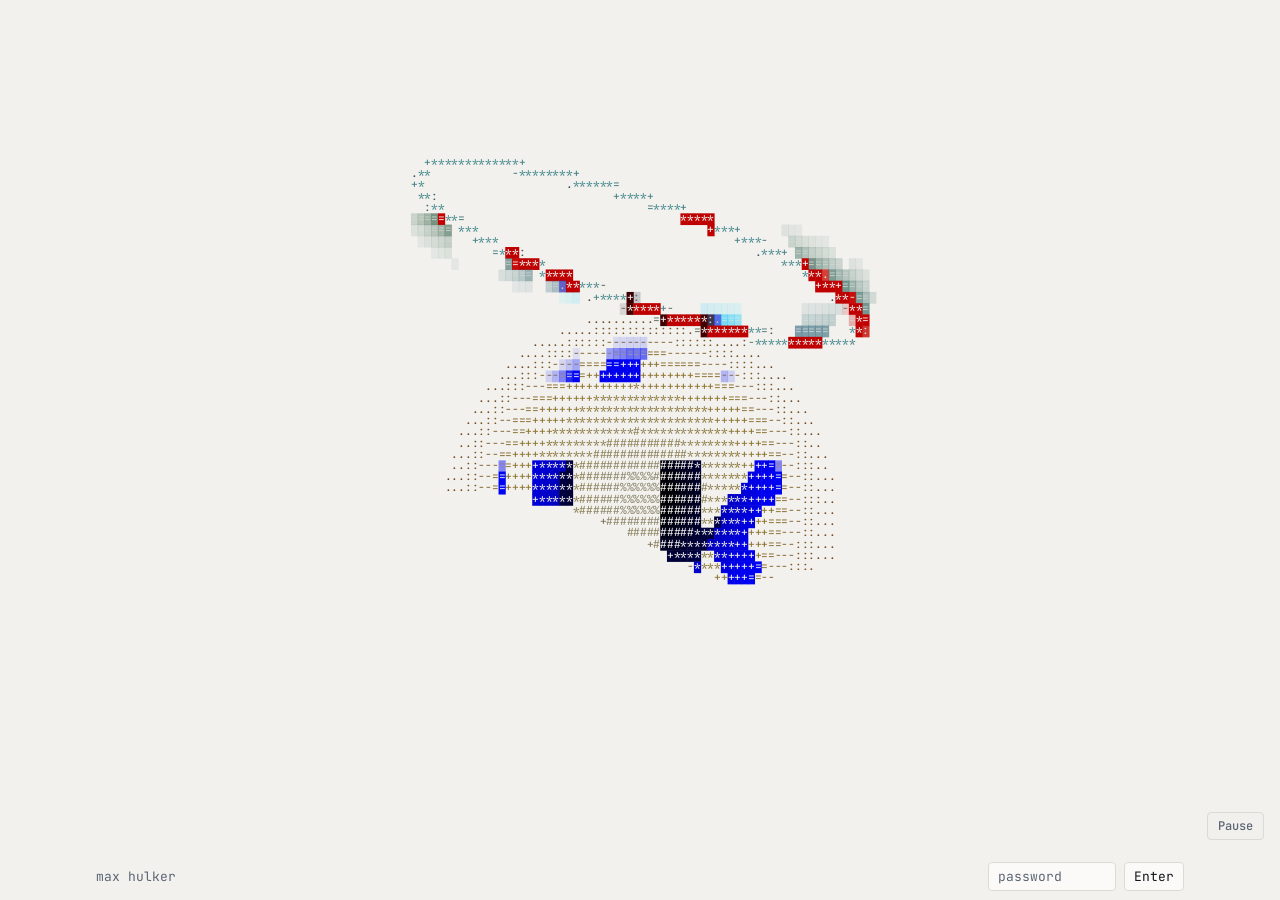
<file: index.html>
<!doctype html>
<html lang="en">
<head>
<meta charset="utf-8">
<meta name="viewport" content="width=device-width, initial-scale=1, viewport-fit=cover">
<title>Max Hulker</title>
<meta name="description" content="Max Hulker. Projects, tools and ways to get in touch.">
<meta name="theme-color" content="#f2f1ee" media="(prefers-color-scheme: light)">
<meta name="theme-color" content="#05070a" media="(prefers-color-scheme: dark)">
<link rel="preconnect" href="https://fonts.googleapis.com">
<link rel="preconnect" href="https://fonts.gstatic.com" crossorigin>
<link rel="stylesheet" href="https://fonts.googleapis.com/css2?family=JetBrains+Mono:wght@400;500;700&family=Familjen+Grotesk:wght@400;500;700&display=swap">
<link rel="stylesheet" href="assets/site.css?v=2">
<script src="assets/gate.js"></script>
</head>
<body>

<header class="banner">
  <div class="stage">
    <canvas id="banner" aria-hidden="true"></canvas>
    <button class="stage-toggle" id="bannerToggle" type="button">Pause</button>
  </div>
  <div class="topbar wrap">
    <span>max hulker</span>
    <nav aria-label="Sections">
      <a href="#work">Work</a>
      <a href="#tools">Tools</a>
      <a href="#contact">Contact</a>
    </nav>
    <form class="gate" id="gate">
      <label class="sr-only" for="gatePw">Password</label>
      <input type="password" id="gatePw" placeholder="password" autocomplete="current-password" required>
      <button type="submit">Enter</button>
      <span class="gate-err sr-only" role="alert"></span>
    </form>
  </div>
</header>

<main class="wrap">
  <div class="intro">
    <h1>Hi, I'm Max. <span>One line on what you do goes here.</span></h1>
    <p>A couple of sentences about you: what you work on, what you're into, and what you'd like people to get in touch about.</p>
  </div>

  <section id="work" aria-labelledby="work-h">
    <h2 id="work-h">Selected work</h2>
    <ol class="list">
      <li>
        <span class="yr">2026</span>
        <div><h3>Project one</h3><p>What it is, and what you did on it, in one sentence.</p></div>
        <a class="go" href="#">View</a>
      </li>
      <li>
        <span class="yr">2026</span>
        <div><h3>Project two</h3><p>What it is, and what you did on it, in one sentence.</p></div>
        <a class="go" href="#">View</a>
      </li>
      <li>
        <span class="yr">2025</span>
        <div><h3>Project three</h3><p>What it is, and what you did on it, in one sentence.</p></div>
        <a class="go" href="#">View</a>
      </li>
    </ol>
  </section>

  <section id="tools" aria-labelledby="tools-h">
    <h2 id="tools-h">Tools</h2>
    <a class="tool" href="glyph-reel/">
      <span class="glyph" aria-hidden="true">@%#</span>
      <h3>Glyph Reel</h3>
      <p>Turns video into live ASCII art in the browser, with text stamped into the grid and video export. The banner at the top of this page is drawn with it, live.</p>
      <span class="cta">Open Glyph Reel →</span>
    </a>
  </section>

  <section id="contact" aria-labelledby="contact-h">
    <h2 id="contact-h">Contact</h2>
    <ul class="links">
      <li><a href="#">Email</a></li>
      <li><a href="#">GitHub</a></li>
      <li><a href="#">LinkedIn</a></li>
      <li><a href="#">Instagram</a></li>
    </ul>
  </section>
</main>

<footer class="wrap">
  <span>© 2026 Max Hulker</span>
  <span>Banner rendered live with <a href="glyph-reel/">Glyph Reel</a></span>
</footer>

<script src="banner.config.js"></script>
<script src="assets/glyph-banner.js"></script>
<script>
  const banner = GlyphBanner.mount(document.getElementById('banner'), {
    ...window.BANNER_SETTINGS,
    ...window.BANNER_PAGE,
    videos: window.BANNER_VIDEOS || [],
  });
  const toggle = document.getElementById('bannerToggle');
  const sync = playing => { toggle.textContent = playing ? 'Pause' : 'Play'; toggle.setAttribute('aria-label', playing ? 'Pause banner animation' : 'Play banner animation'); };
  toggle.addEventListener('click', banner.toggle);
  banner.onChange(sync);
  sync(banner.playing);
</script>
</body>
</html>
</file>
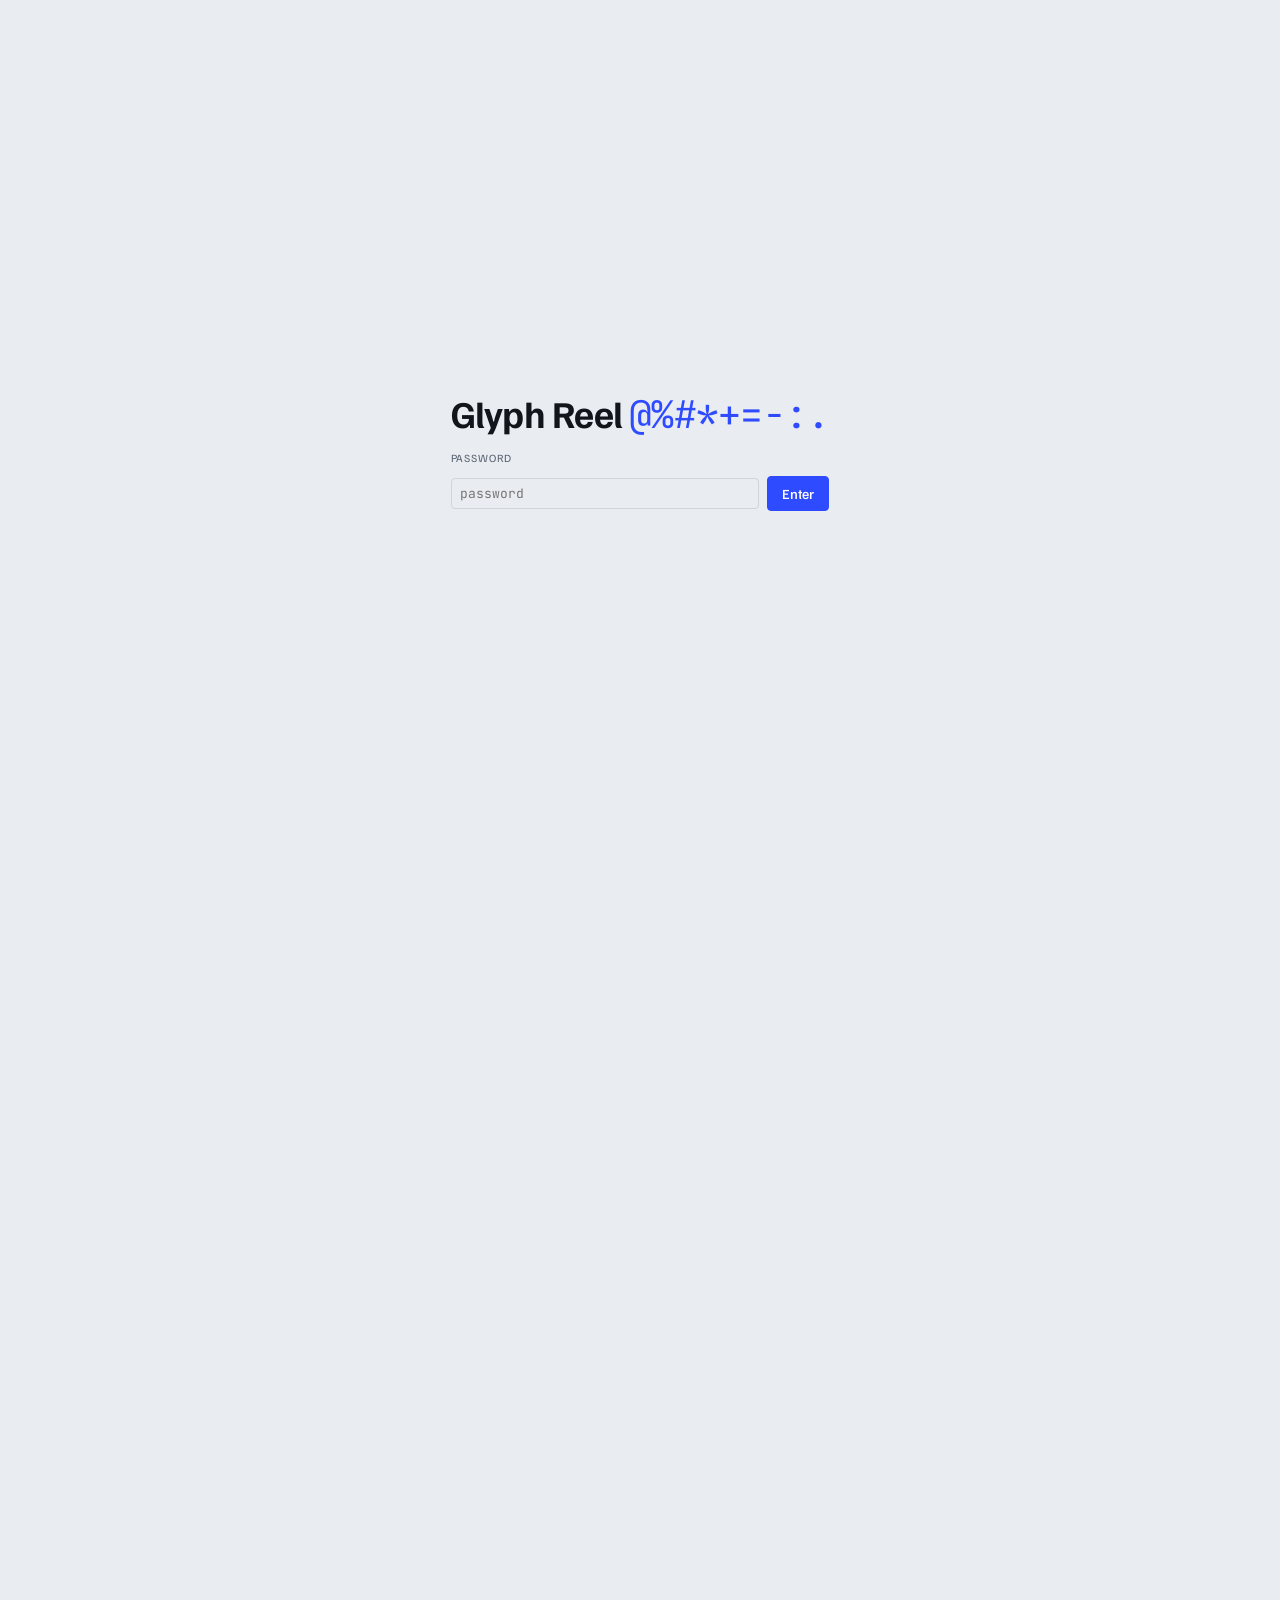
<file: glyph-reel/index.html>
<!doctype html>
<html lang="en">
<head>
<meta charset="utf-8">
<meta name="viewport" content="width=device-width, initial-scale=1, viewport-fit=cover">
<meta name="description" content="Turn video into live ASCII art in the browser, with text overlays, clip rotation and export.">
<title>Glyph Reel</title>
<link rel="preconnect" href="https://fonts.googleapis.com">
<link rel="stylesheet" href="https://fonts.googleapis.com/css2?family=JetBrains+Mono:wght@400;700&family=Familjen+Grotesk:wght@400;500;700&display=swap">
<script src="../assets/gate.js"></script>
<style>
/* Layout: a single "reel" stage up top, a compact mixing-desk of controls beneath it. */
:root {
  --bg: #e9ecf0;
  --panel: #f6f7f9;
  --ink: #12161c;
  --muted: #5b6573;
  --line: #cfd5dd;
  --accent: #2f4bff;
  --stage: #0d1117;
  --stage-ink: #e6edf5;
  --display: "Familjen Grotesk", "Helvetica Neue", Arial, sans-serif;
  --mono: "JetBrains Mono", ui-monospace, Menlo, Consolas, monospace;
}
@media (prefers-color-scheme: dark) {
  :root:not([data-theme="light"]) {
    --bg: #0b0e13; --panel: #131820; --ink: #e6ebf2; --muted: #8b96a6; --line: #262e3a;
    --accent: #7d8fff; --stage: #05070a; --stage-ink: #e6edf5; color-scheme: dark;
  }
}
:root[data-theme="dark"] {
  --bg: #0b0e13; --panel: #131820; --ink: #e6ebf2; --muted: #8b96a6; --line: #262e3a;
  --accent: #7d8fff; --stage: #05070a; --stage-ink: #e6edf5; color-scheme: dark;
}
* { box-sizing: border-box; }
body { margin: 0; }
[hidden] { display: none !important; }
body { background: var(--bg); color: var(--ink); font-family: var(--display); font-size: 15px; }
.wrap { max-width: 1120px; margin: 0 auto; padding-inline: 16px; padding-block: 20px 40px; display: grid; gap: 16px; }
header { display: flex; flex-wrap: wrap; align-items: baseline; justify-content: space-between; gap: 8px 20px; }
h1 { margin: 0; font-size: clamp(26px, 4vw, 38px); font-weight: 700; letter-spacing: -0.02em; text-wrap: balance; }
h1 span { font-family: var(--mono); font-weight: 400; color: var(--accent); }
.src { font-family: var(--mono); font-size: 12px; color: var(--muted); min-width: 0; overflow-wrap: anywhere; }

.stage { position: relative; background: var(--stage); border-radius: 6px; overflow: hidden; min-height: 200px; display: grid; place-items: center; }
.stage canvas { display: block; max-width: 100%; }
.stage.drag { outline: 2px dashed var(--accent); outline-offset: -8px; }
.drop-hint { position: absolute; inset: 0; display: grid; place-items: center; color: var(--stage-ink); font-family: var(--mono); font-size: 14px; background: rgba(5,7,10,.7); }
.stats { position: absolute; left: 10px; bottom: 8px; font-family: var(--mono); font-size: 11px; color: #8b96a6; font-variant-numeric: tabular-nums; pointer-events: none; }

.bar { display: flex; flex-wrap: wrap; gap: 8px; align-items: center; }
button, .file { font: 500 14px var(--display); color: var(--ink); background: var(--panel); border: 1px solid var(--line); border-radius: 4px; padding: 8px 14px; cursor: pointer; }
button:hover, .file:hover { border-color: var(--accent); }
button.primary, .file { background: var(--accent); color: #fff; border-color: var(--accent); }
button:focus-visible, .file:focus-within, input:focus-visible, select:focus-visible { outline: 2px solid var(--accent); outline-offset: 2px; }
.file input { position: absolute; width: 1px; height: 1px; opacity: 0; }
.seek { flex: 1 1 200px; min-width: 0; position: relative; display: flex; align-items: center; }
.seek input { width: 100%; position: relative; z-index: 1; background: transparent; }
.mark-range { position: absolute; top: 50%; height: 10px; transform: translateY(-50%); background: var(--accent); opacity: .3; border-radius: 2px; }
.marks output { font-family: var(--mono); font-size: 13px; font-variant-numeric: tabular-nums; margin-right: 10px; }
.recstat { font-family: var(--mono); font-size: 12px; color: var(--muted); font-variant-numeric: tabular-nums; }
.recstat.live { color: #e5484d; }
.exports { list-style: none; margin: 0; padding: 0; display: grid; gap: 6px; }
.exports li { display: flex; flex-wrap: wrap; align-items: center; gap: 6px 12px; padding: 8px 10px; background: var(--bg); border: 1px solid var(--line); border-radius: 4px; }
.exports .nm { font: 13px var(--mono); flex: 1 1 200px; min-width: 0; overflow-wrap: anywhere; }
.exports .meta { font: 12px var(--mono); color: var(--muted); font-variant-numeric: tabular-nums; }
.exports button { padding: 5px 12px; font-size: 13px; }
button:disabled { opacity: .45; cursor: not-allowed; }
.time { font-family: var(--mono); font-size: 12px; color: var(--muted); font-variant-numeric: tabular-nums; }

.desk { display: grid; grid-template-columns: repeat(auto-fit, minmax(220px, 1fr)); gap: 1px; background: var(--line); border: 1px solid var(--line); border-radius: 6px; overflow: hidden; }
.knob { background: var(--panel); padding: 12px 14px; display: grid; gap: 6px; }
.knob label { display: flex; justify-content: space-between; font-size: 11px; text-transform: uppercase; letter-spacing: .08em; color: var(--muted); }
.knob output { font-family: var(--mono); color: var(--ink); text-transform: none; letter-spacing: 0; font-variant-numeric: tabular-nums; }
input[type=range] { width: 100%; accent-color: var(--accent); }
.reel { background: var(--panel); border: 1px solid var(--line); border-radius: 6px; padding: 12px 14px; display: grid; gap: 10px; }
.reel-head { display: flex; flex-wrap: wrap; justify-content: space-between; align-items: center; gap: 8px 20px; }
.reel-title { font-size: 11px; text-transform: uppercase; letter-spacing: .08em; color: var(--muted); display: flex; gap: 8px; }
.reel-title output { font-family: var(--mono); color: var(--ink); text-transform: none; letter-spacing: 0; }
.reel-opts { display: flex; flex-wrap: wrap; align-items: center; gap: 8px 18px; font-size: 14px; }
.reel-opts label { display: flex; align-items: center; gap: 6px; cursor: pointer; }
.reel-opts select { width: auto; }
.reel-opts input[type=range] { width: 110px; }
.reel-opts output { font-family: var(--mono); font-size: 12px; min-width: 3ch; }
.clips { list-style: none; margin: 0; padding: 0; display: flex; flex-wrap: wrap; gap: 6px; }
.clips li { display: flex; align-items: stretch; border: 1px solid var(--line); border-radius: 4px; overflow: hidden; max-width: 100%; min-width: 0; }
.clips li.on { border-color: var(--accent); }
.clips li button { border: 0; border-radius: 0; padding: 6px 10px; font: 12px var(--mono); background: var(--bg); }
.clips li .name { max-width: 26ch; overflow: hidden; text-overflow: ellipsis; white-space: nowrap; text-align: left; min-width: 0; }
.clips li.on .name { background: var(--accent); color: #fff; }
.clips li .rm { color: var(--muted); border-left: 1px solid var(--line); }
.clips li .rm:hover { color: var(--ink); }
.clips li.broken .name { color: var(--muted); font-style: italic; }
.bar input[type=password] { flex: 1 1 240px; width: auto; }
.hint a, .empty a { color: var(--accent); }
.empty { margin: 0; font-size: 13px; color: var(--muted); }
.knob label.per, .toggles label.per, .hint .per { color: var(--accent); }
.hint { font-size: 13px; color: var(--muted); flex: 1 1 260px; }
.hint .per { font-weight: 500; }
.knob.wide { grid-column: span 2; }
@media (max-width: 520px) { .knob.wide { grid-column: auto; } }
textarea { width: 100%; resize: vertical; font: 700 15px var(--mono); padding: 8px; background: var(--bg); color: var(--ink); border: 1px solid var(--line); border-radius: 4px; }
input[type=color] { width: 100%; height: 30px; padding: 0 2px; background: var(--bg); border: 1px solid var(--line); border-radius: 4px; }
select, input[type=text], input[type=password] { width: 100%; font: 13px var(--mono); padding: 6px 8px; background: var(--bg); color: var(--ink); border: 1px solid var(--line); border-radius: 4px; }
.toggles { display: flex; flex-wrap: wrap; gap: 14px; font-size: 14px; }
.toggles label { text-transform: none; letter-spacing: 0; color: var(--ink); font-size: 14px; gap: 6px; justify-content: flex-start; align-items: center; cursor: pointer; }
.ramp { font-family: var(--mono); font-size: 12px; color: var(--muted); white-space: pre; overflow-x: auto; }
.toast { font-size: 13px; color: var(--accent); min-height: 1em; }
.sr-only { position: absolute; width: 1px; height: 1px; overflow: hidden; clip-path: inset(50%); white-space: nowrap; }
/* the site's password gate (../assets/gate.js). The app stays laid out underneath (hidden, not removed) so its canvas keeps its size. */
.gate { display: none; }
[data-locked] .gate { position: fixed; inset: 0; z-index: 10; display: grid; place-content: center; gap: 12px; padding: 16px; background: var(--bg); }
[data-locked] body { overflow: hidden; }
[data-locked] body > .wrap { visibility: hidden; }
.gate label { font-size: 11px; text-transform: uppercase; letter-spacing: .08em; color: var(--muted); }
.gate .bar input { flex: 1 1 200px; width: auto; }
.gate input[aria-invalid="true"] { border-color: #e5484d; }
.gate input[aria-invalid="true"]::placeholder { color: #e5484d; }
@media (prefers-reduced-motion: reduce) { * { transition: none !important; } }
</style>
</head>
<body>

<form class="gate" id="gate">
  <h1>Glyph Reel <span>@%#*+=-:.</span></h1>
  <label for="gatePw">Password</label>
  <div class="bar">
    <input type="password" id="gatePw" placeholder="password" autocomplete="current-password" required>
    <button type="submit" class="primary">Enter</button>
  </div>
  <span class="gate-err sr-only" role="alert"></span>
</form>

<div class="wrap">
  <header>
    <h1>Glyph Reel <span>@%#*+=-:.</span></h1>
    <div class="src" id="srcName">Playing: built-in demo loop. Drop a video to replace it.</div>
  </header>

  <div class="stage" id="stage">
    <canvas id="out" aria-label="ASCII rendering of the video"></canvas>
    <div class="drop-hint" id="dropHint" hidden>Drop videos to add them to the rotation</div>
    <div class="stats" id="stats"></div>
  </div>

  <div class="bar">
    <label class="file">Add videos<input type="file" id="file" accept="video/*" multiple></label>
    <button id="play" class="primary">Pause</button>
    <button id="next" disabled>Next clip</button>
    <div class="seek">
      <div class="mark-range" id="markRange" hidden></div>
      <input type="range" id="seek" min="0" max="1000" value="0" aria-label="Seek" disabled>
    </div>
    <span class="time" id="time">--:-- / --:--</span>
    <button id="copy">Copy frame as text</button>
    <button id="copySettings">Copy settings for site</button>
    <button id="full">Fullscreen</button>
  </div>
  <div class="toast" id="toast" role="status"></div>

  <!-- Only shown at ?edit. Publishing needs a GitHub token kept in this browser, so visitors can't change anything. -->
  <section class="reel" id="editor" aria-label="Site editor" hidden>
    <div class="reel-head">
      <span class="reel-title">Site editor <output id="edRepo"></output></span>
      <button id="edForget" hidden>Forget token</button>
    </div>
    <div class="bar" id="edConnect" hidden>
      <input type="password" id="edToken" placeholder="Paste a GitHub token" aria-label="GitHub token" autocomplete="off" spellcheck="false">
      <button id="edConnectBtn" class="primary">Connect</button>
      <span class="hint">Use a fine-grained token with access to only this repository and Contents set to Read and write. It stays in this browser. <a href="https://github.com/settings/personal-access-tokens/new" target="_blank" rel="noopener">Make one on GitHub</a></span>
    </div>
    <div class="bar" id="edReady" hidden>
      <button id="publish" class="primary">Publish to site</button>
      <span class="hint" id="edPending"></span>
    </div>
    <p class="empty" id="edStatus" role="status"></p>
  </section>

  <section class="reel" aria-label="Clip rotation">
    <div class="reel-head">
      <span class="reel-title">Rotation <output id="clipCount">0 clips</output></span>
      <div class="reel-opts">
        <label>Switch
          <select id="switchMode">
            <option value="end">when a clip ends</option>
            <option value="timer">on a timer</option>
          </select>
        </label>
        <label id="everyWrap" hidden>every
          <input type="range" id="every" min="1" max="30" step="1" value="6">
          <output id="everyV">6s</output>
        </label>
        <label><input type="checkbox" id="randStart"> Random start point</label>
        <label><input type="checkbox" id="hold"> Stay on this clip</label>
      </div>
    </div>
    <ul class="clips" id="clips"></ul>
    <p class="empty" id="clipsEmpty">No clips yet. Add several videos at once (or drop them on the player) and they'll play in random order.</p>
    <p class="empty" id="savedInfo" hidden></p>
    <div class="bar">
      <button id="lookAll" disabled>Use this look on every clip</button>
      <span class="hint">Each clip remembers the settings labelled in <b class="per">blue</b>. Everything else is shared by all clips.</span>
    </div>
  </section>

  <section class="reel" aria-label="Export">
    <div class="reel-head">
      <span class="reel-title">Export <output id="fmtInfo"></output></span>
      <div class="reel-opts">
        <label>Size
          <select id="expSize">
            <option value="1280">1280 wide (720p)</option>
            <option value="1920" selected>1920 wide (1080p)</option>
            <option value="3840">3840 wide (4K)</option>
          </select>
        </label>
        <label>Frame rate
          <select id="expFps">
            <option value="24">24 fps</option>
            <option value="30" selected>30 fps</option>
            <option value="60">60 fps</option>
          </select>
        </label>
      </div>
    </div>
    <div class="reel-opts marks">
      <button id="markIn" disabled>Set in</button><output id="inV">--:--.-</output>
      <button id="markOut" disabled>Set out</button><output id="outV">--:--.-</output>
      <button id="clearMarks" disabled>Clear</button>
    </div>
    <div class="bar">
      <button id="exportSec" class="primary" disabled>Export marked section</button>
      <button id="recLive">Record live</button>
      <span class="recstat" id="recStat" role="status"></span>
    </div>
    <ul class="exports" id="exports"></ul>
    <p class="empty" id="exportsEmpty">Play a clip, set in and out points (keys I and O), then export. Record live captures whatever is on screen, rotation cuts included.</p>
  </section>

  <div class="desk overlay">
    <div class="knob wide">
      <label for="msg">Overlay text <output>Enter for a new line</output></label>
      <textarea id="msg" rows="2" spellcheck="false">GLYPH
REEL</textarea>
      <div class="toggles">
        <label><input type="checkbox" id="msgOn" checked> Show text</label>
        <label><input type="checkbox" id="msgPulse"> Drift</label>
      </div>
    </div>
    <div class="knob">
      <label for="msgSize">Text size <output id="msgSizeV">55%</output></label>
      <input type="range" id="msgSize" min="10" max="95" step="1" value="55">
      <label for="msgY" class="per">Vertical position <output id="msgYV">50%</output></label>
      <input type="range" id="msgY" min="0" max="100" step="1" value="50">
    </div>
    <div class="knob">
      <label for="msgColor" class="per">Text color</label>
      <select id="msgColor">
        <option value="invert">Invert what's underneath</option>
        <option value="comp">Complementary hue</option>
        <option value="accent">Fixed color</option>
      </select>
      <input type="color" id="msgAccent" value="#ff3d7f" aria-label="Fixed text color" hidden>
      <label for="msgStyle">Style</label>
      <select id="msgStyle">
        <option value="block">Solid blocks (knockout)</option>
        <option value="glyph">Colored glyphs</option>
      </select>
    </div>
    <div class="knob">
      <label for="reveal">Light up text</label>
      <select id="reveal">
        <option value="always">Always</option>
        <option value="bright">Only over bright things</option>
        <option value="dark">Only over dark things</option>
        <option value="motion">Only over moving things</option>
      </select>
      <label for="revealT" class="per">Sensitivity <output id="revealTV">50</output></label>
      <input type="range" id="revealT" min="1" max="100" step="1" value="50" disabled>
      <label for="trail">Fade-out trail <output id="trailV">0.8s</output></label>
      <input type="range" id="trail" min="0" max="3" step="0.1" value="0.8" disabled>
    </div>
    <div class="knob">
      <label for="msgFill">Fill letters with</label>
      <select id="msgFill">
        <option value="video">Video glyphs</option>
        <option value="msg">The message itself</option>
        <option value="solid">Solid █</option>
      </select>
      <label for="msgWeight">Letter weight</label>
      <select id="msgWeight">
        <option value="700">Bold</option>
        <option value="500">Medium</option>
        <option value="400">Regular</option>
      </select>
    </div>
  </div>

  <div class="desk">
    <div class="knob">
      <label for="cols">Columns <output id="colsV">140</output></label>
      <input type="range" id="cols" min="40" max="260" step="2" value="140">
      <label for="frame">Frame shape</label>
      <select id="frame">
        <option value="0.5625" selected>Locked 16:9</option>
        <option value="0.4286">Locked 21:9</option>
        <option value="0.75">Locked 4:3</option>
        <option value="1">Locked 1:1</option>
        <option value="1.25">Locked 4:5</option>
        <option value="1.7778">Locked 9:16</option>
        <option value="match">Match each video</option>
      </select>
      <label for="fit" class="per">Fit</label>
      <select id="fit">
        <option value="cover">Fill frame (crop edges)</option>
        <option value="contain">Show whole video (letterbox)</option>
      </select>
    </div>
    <div class="knob">
      <label for="charset" class="per">Character ramp</label>
      <select id="charset">
        <option value=" .:-=+*#%@">Classic (10)</option>
        <option value=" .'`^&quot;,:;Il!i><~+_-?][}{1)(|\/tfjrxnuvczXYUJCLQ0OZmwqpdbkhao*#MW&amp;8%B@$">Detailed (70)</option>
        <option value=" ░▒▓█">Blocks</option>
        <option value=" ·•●">Dots</option>
        <option value=" 01">Binary</option>
        <option value="custom">Custom…</option>
      </select>
      <input type="text" id="custom" value=" .oO@" aria-label="Custom ramp, darkest to brightest" hidden>
      <div class="ramp" id="rampPreview"></div>
    </div>
    <div class="knob">
      <label for="contrast" class="per">Contrast <output id="contrastV">1.2</output></label>
      <input type="range" id="contrast" min="0.5" max="3" step="0.05" value="1.2">
      <label for="bright" class="per">Brightness <output id="brightV">0</output></label>
      <input type="range" id="bright" min="-200" max="100" step="1" value="0">
    </div>
    <div class="knob">
      <label for="color" class="per">Color</label>
      <select id="color">
        <option value="mono">Mono</option>
        <option value="full">Source color</option>
        <option value="tint">Tinted</option>
      </select>
      <div class="toggles">
        <label class="per"><input type="checkbox" id="invert"> Invert</label>
        <label class="per"><input type="checkbox" id="edges"> Edge boost</label>
      </div>
    </div>
  </div>
</div>

<video id="vid" playsinline muted hidden></video>

<script src="../banner.config.js"></script>
<script>
(() => {
  const $ = id => document.getElementById(id);
  const vid = $('vid'), out = $('out'), octx = out.getContext('2d');
  const sample = document.createElement('canvas'), sctx = sample.getContext('2d', { willReadFrequently: true });
  const demo = document.createElement('canvas'); demo.width = 640; demo.height = 360;
  const dctx = demo.getContext('2d');
  const stage = $('stage');

  const s = { cols: 140, ramp: ' .:-=+*#%@', contrast: 1.2, bright: 0, color: 'mono', invert: false, edges: false,
    msg: 'GLYPH\nREEL', msgOn: true, msgPulse: false, msgSize: 55, msgY: 50, msgColor: 'invert', msgAccent: '#ff3d7f',
    msgStyle: 'block', msgFill: 'video', msgWeight: '700', reveal: 'always', revealT: 50, trail: 0.8,
    frame: '0.5625', fit: 'cover' };
  const rec = { active: false, mode: null, lockW: 0, rows: 0, recorder: null, chunks: [], t0: 0, inT: 0, outT: 0, label: '' };
  let lastRows = 0;
  // Per-cell "presence" (0..1) with decay, so revealed letters fade out instead of blinking off.
  let prevLum = null, presence = null, lastRenderT = performance.now();
  function updatePresence(raw, dt) {
    const len = raw.length;
    if (!presence || presence.length !== len) { presence = new Float32Array(len); prevLum = null; }
    const t = 1 - s.revealT / 100; // higher sensitivity = lower threshold
    const decay = s.trail > 0 ? Math.exp(-dt / (s.trail / 3)) : 0;
    for (let i = 0; i < len; i++) {
      let hit;
      if (s.reveal === 'bright') hit = raw[i] > 0.15 + t * 0.75;
      else if (s.reveal === 'dark') hit = raw[i] < 0.85 - t * 0.75;
      else hit = prevLum ? Math.abs(raw[i] - prevLum[i]) > 0.01 + t * 0.2 : false;
      presence[i] = hit ? 1 : presence[i] * decay;
    }
    prevLum = raw.slice();
  }
  const maskC = document.createElement('canvas'), mctx = maskC.getContext('2d', { willReadFrequently: true });
  const displayFont = () => getComputedStyle(document.body).getPropertyValue('--display');

  // Rasterize the overlay text into a cols×rows mask. The grid's cells are taller than wide,
  // so the text is squashed vertically in grid space to look correct on screen.
  function buildMask(cols, rows, t) {
    if (!s.msgOn || !s.msg.trim()) return null;
    maskC.width = cols; maskC.height = rows;
    const k = cell.w / cell.h;              // grid rows per screen "column-width"
    const H = rows / k;                     // grid height measured in column-widths
    const lines = s.msg.split('\n').filter((l, i, a) => l.trim() || a.length === 1);
    mctx.setTransform(1, 0, 0, k, 0, 0);
    let fs = (s.msgSize / 100) * H / lines.length;
    mctx.font = `${s.msgWeight} ${fs}px ${displayFont()}`;
    const widest = Math.max(...lines.map(l => mctx.measureText(l).width));
    if (widest > cols * 0.96) { fs *= (cols * 0.96) / widest; mctx.font = `${s.msgWeight} ${fs}px ${displayFont()}`; }
    mctx.fillStyle = '#fff'; mctx.textAlign = 'center'; mctx.textBaseline = 'middle';
    const lh = fs * 0.95, total = lh * lines.length;
    let cy = (s.msgY / 100) * H, cx = cols / 2;
    if (s.msgPulse) { cx += Math.sin(t * 0.6) * cols * 0.12; cy += Math.cos(t * 0.45) * H * 0.06; }
    cy = Math.min(H - total / 2, Math.max(total / 2, cy));
    lines.forEach((l, i) => mctx.fillText(l, cx, cy - total / 2 + lh * (i + 0.5)));
    const d = mctx.getImageData(0, 0, cols, rows).data;
    const m = new Uint8Array(cols * rows);
    for (let i = 0; i < m.length; i++) m[i] = d[i * 4 + 3] > 110 ? 1 : 0;
    return m;
  }

  function hexToRgb(h) { const n = parseInt(h.slice(1), 16); return [n >> 16 & 255, n >> 8 & 255, n & 255]; }
  function rgbToHsl(r, g, b) {
    r /= 255; g /= 255; b /= 255;
    const mx = Math.max(r, g, b), mn = Math.min(r, g, b), l = (mx + mn) / 2;
    if (mx === mn) return [0, 0, l];
    const d = mx - mn, sat = l > 0.5 ? d / (2 - mx - mn) : d / (mx + mn);
    const h = mx === r ? (g - b) / d + (g < b ? 6 : 0) : mx === g ? (b - r) / d + 2 : (r - g) / d + 4;
    return [h * 60, sat, l];
  }
  // A color that stands out against the source pixel underneath this cell.
  function contrastColor(r, g, b, L) {
    if (s.msgColor === 'accent') return s.msgAccent;
    if (s.msgColor === 'comp') {
      const [h] = rgbToHsl(r, g, b);
      return `hsl(${(h + 180) % 360},95%,${L > 0.5 ? 22 : 68}%)`;
    }
    // Invert, then push away from mid-grey so it never lands on a muddy middle tone. If that lands near-black
    // (inverting something bright), keep the inverted hue but lift its lightness so the letters don't vanish
    // into the stage. Matches the site banner (assets/glyph-banner.js).
    const ir = 255 - r, ig = 255 - g, ib = 255 - b;
    const push = v => (v > 128 ? Math.min(255, v + 60) : Math.max(0, v - 60));
    const pr = push(ir), pg = push(ig), pb = push(ib);
    if ((0.2126 * pr + 0.7152 * pg + 0.0722 * pb) / 255 > 0.3) return `rgb(${pr},${pg},${pb})`;
    const [h, sat, l] = rgbToHsl(ir, ig, ib);
    return `hsl(${h.toFixed(0)},${(sat * 100).toFixed(0)}%,${Math.max(l * 100, 50)}%)`;
  }
  let source = 'demo', playing = true, lastText = '', frames = 0, fpsT = performance.now(), fps = 0, demoT = 0, lastTs = 0;

  // ---------- demo source: procedural scene so the app works before a video is loaded ----------
  function drawDemo(t) {
    const w = demo.width, h = demo.height;
    const g = dctx.createLinearGradient(0, 0, 0, h);
    g.addColorStop(0, '#0a1440'); g.addColorStop(1, '#ff7a3d');
    dctx.fillStyle = g; dctx.fillRect(0, 0, w, h);
    // sun
    const sy = h * 0.55 + Math.sin(t * 0.4) * 20;
    const rg = dctx.createRadialGradient(w / 2, sy, 10, w / 2, sy, 120);
    rg.addColorStop(0, '#fff6c8'); rg.addColorStop(0.4, '#ffd04a'); rg.addColorStop(1, 'rgba(255,120,60,0)');
    dctx.fillStyle = rg; dctx.beginPath(); dctx.arc(w / 2, sy, 120, 0, Math.PI * 2); dctx.fill();
    // mountains
    for (let layer = 0; layer < 3; layer++) {
      dctx.fillStyle = ['#2a1b4a', '#1a1033', '#08060f'][layer];
      dctx.beginPath(); dctx.moveTo(0, h);
      for (let x = 0; x <= w; x += 8) {
        const k = x * (0.01 + layer * 0.006) + t * (0.3 + layer * 0.5);
        const y = h * (0.62 + layer * 0.1) - (Math.sin(k) * 30 + Math.sin(k * 2.3) * 15) * (1 - layer * 0.2);
        dctx.lineTo(x, y);
      }
      dctx.lineTo(w, h); dctx.fill();
    }
    // orbiting ring
    dctx.strokeStyle = '#7df9ff'; dctx.lineWidth = 6;
    dctx.beginPath();
    dctx.ellipse(w / 2, h * 0.3, 90 + Math.sin(t) * 10, 22, Math.sin(t * 0.5) * 0.4, 0, Math.PI * 2);
    dctx.stroke();
  }

  // ---------- core converter ----------
  const cell = { w: 8, h: 13, font: 13 };
  function layout(srcW, srcH) {
    const stageW = stage.clientWidth;
    const dpr = window.devicePixelRatio || 1;
    // size the font so cols columns fill the stage width
    octx.font = `100px ${getComputedStyle(document.body).getPropertyValue('--mono')}`;
    const ratio = octx.measureText('M').width / 100; // char width per px of font size
    cell.w = stageW / s.cols;
    cell.font = cell.w / ratio;
    cell.h = cell.font * 1.0;
    const aspect = s.frame === 'match' ? srcH / srcW : parseFloat(s.frame); // height / width of the output frame
    // while recording, the grid and pixel size are frozen so the encoder sees one constant frame size
    const rows = rec.rows || Math.max(1, Math.round(s.cols * aspect * (cell.w / cell.h)));
    lastRows = rows;
    const cssW = stageW, cssH = rows * cell.h;
    const scale = rec.lockW ? rec.lockW / cssW : dpr;
    let pw = Math.round(cssW * scale), ph = Math.round(cssH * scale);
    if (rec.lockW) { pw = rec.lockW; ph -= ph % 2; }   // encoders want even dimensions
    if (out.width !== pw || out.height !== ph) {
      out.width = pw; out.height = ph;
      out.style.width = cssW + 'px'; out.style.height = cssH + 'px';
    }
    octx.setTransform(scale, 0, 0, scale, 0, 0);
    return rows;
  }

  function render(img, srcW, srcH) {
    const rows = layout(srcW, srcH), cols = s.cols;
    sample.width = cols; sample.height = rows;
    // Place the source inside the locked frame. Work in screen units (cells aren't square), then convert to grid units.
    const W = cols * cell.w, H = rows * cell.h;
    const scale = (s.fit === 'cover' ? Math.max : Math.min)(W / srcW, H / srcH);
    const dw = srcW * scale / cell.w, dh = srcH * scale / cell.h;
    sctx.fillStyle = '#000'; sctx.fillRect(0, 0, cols, rows);
    sctx.drawImage(img, (cols - dw) / 2, (rows - dh) / 2, dw, dh);
    const px = sctx.getImageData(0, 0, cols, rows).data;
    const ramp = s.ramp.length ? s.ramp : ' #';
    const n = ramp.length - 1;
    const lum = new Float32Array(cols * rows);
    for (let i = 0, p = 0; i < lum.length; i++, p += 4) {
      let v = (0.2126 * px[p] + 0.7152 * px[p + 1] + 0.0722 * px[p + 2]);
      v = (v - 128) * s.contrast + 128 + s.bright;
      lum[i] = Math.min(255, Math.max(0, v)) / 255;
    }
    if (s.edges) {
      const e = new Float32Array(lum.length);
      for (let y = 1; y < rows - 1; y++) for (let x = 1; x < cols - 1; x++) {
        const i = y * cols + x;
        const gx = lum[i + 1] - lum[i - 1], gy = lum[i + cols] - lum[i - cols];
        e[i] = Math.min(1, lum[i] * 0.6 + Math.hypot(gx, gy) * 2);
      }
      for (let i = 0; i < lum.length; i++) if (e[i]) lum[i] = e[i];
    }
    const stageCol = getComputedStyle(document.documentElement).getPropertyValue('--stage').trim() || '#05070a';
    octx.fillStyle = stageCol; octx.fillRect(0, 0, out.width, out.height);
    octx.font = `${cell.font}px ${getComputedStyle(document.body).getPropertyValue('--mono')}`;
    octx.textBaseline = 'top';
    const mask = buildMask(cols, rows, demoT + (source === 'video' ? vid.currentTime : 0));
    const nowR = performance.now(), dtR = Math.min(0.25, (nowR - lastRenderT) / 1000); lastRenderT = nowR;
    let alpha = null; // per-cell strength of the overlay when Reveal is active
    if (mask && s.reveal !== 'always') {
      // motion only counts while the video is actually moving
      if (s.reveal !== 'motion' || playing) updatePresence(lum, dtR);
      else if (presence) for (let i = 0; i < presence.length; i++) presence[i] *= Math.exp(-dtR / Math.max(0.05, s.trail / 3));
      alpha = presence;
      for (let i = 0; i < mask.length; i++) if (mask[i] && alpha[i] < 0.08) mask[i] = 0;
    } else { presence = null; prevLum = null; }
    const msgChars = s.msg.replace(/\s+/g, '') || '#';
    let mi = 0;
    const lines = [];
    for (let y = 0; y < rows; y++) {
      let line = '', base = '';
      for (let x = 0; x < cols; x++) {
        let v = lum[y * cols + x];
        if (s.invert) v = 1 - v;
        let ch = ramp[Math.round(v * n)];
        const inText = mask && mask[y * cols + x];
        if (inText) {
          if (s.msgFill === 'msg') ch = msgChars[mi++ % msgChars.length];
          else if (s.msgFill === 'solid') ch = '█';
          else if (ch === ' ') ch = ramp[Math.max(1, Math.round(n * 0.4))] || '#'; // never blank inside a letter
        }
        line += ch;
        base += inText ? ' ' : ch;
      }
      lines.push(line);
      if (s.color === 'mono') {
        octx.fillStyle = '#e6edf5';
        octx.fillText(base, 0, y * cell.h);
      } else {
        for (let x = 0; x < cols; x++) {
          const ch = base[x]; if (ch === ' ') continue;
          const p = (y * cols + x) * 4;
          if (s.color === 'full') octx.fillStyle = `rgb(${px[p]},${px[p + 1]},${px[p + 2]})`;
          else { const v = lum[y * cols + x]; octx.fillStyle = `hsl(${220 + v * 150},90%,${35 + v * 50}%)`; }
          octx.fillText(ch, x * cell.w, y * cell.h);
        }
      }
      if (mask) {
        for (let x = 0; x < cols; x++) {
          const i = y * cols + x; if (!mask[i]) continue;
          const p = i * 4, col = contrastColor(px[p], px[p + 1], px[p + 2], lum[i]);
          // cells fading out: draw the underlying video glyph, then the overlay on top at partial strength
          if (alpha && alpha[i] < 1) {
            octx.globalAlpha = 1;
            octx.fillStyle = s.color === 'full' ? `rgb(${px[p]},${px[p + 1]},${px[p + 2]})` : '#e6edf5';
            const vch = ramp[Math.round((s.invert ? 1 - lum[i] : lum[i]) * n)];
            if (vch !== ' ') octx.fillText(vch, x * cell.w, y * cell.h);
            octx.globalAlpha = alpha[i];
          }
          if (s.msgStyle === 'block') {
            octx.fillStyle = col;
            octx.fillRect(x * cell.w, y * cell.h, cell.w + 0.5, cell.h + 0.5);
            if (s.msgFill !== 'solid') { octx.fillStyle = stageCol; octx.fillText(line[x], x * cell.w, y * cell.h); }
          } else {
            octx.fillStyle = col;
            octx.fillText(line[x], x * cell.w, y * cell.h);
          }
          octx.globalAlpha = 1;
        }
      }
    }
    lastText = lines.join('\n');
    frames++;
    const now = performance.now();
    if (now - fpsT > 500) { fps = frames * 1000 / (now - fpsT); frames = 0; fpsT = now; }
    $('stats').textContent = `${cols}×${rows} chars · ${fps.toFixed(0)} fps` +
      (rec.active ? ` · ● REC ${((performance.now() - rec.t0) / 1000).toFixed(1)}s` : '');
  }

  function loop(ts) {
    const dt = lastTs ? (ts - lastTs) / 1000 : 0; lastTs = ts;
    if (source === 'demo') {
      if (playing) demoT += dt;
      drawDemo(demoT);
      render(demo, demo.width, demo.height);
    } else if (vid.readyState >= 2 && vid.videoWidth) {
      if (rec.active && rec.mode === 'section') {
        $('recStat').textContent = `● Exporting ${Math.max(0, vid.currentTime - rec.inT).toFixed(1)} / ${(rec.outT - rec.inT).toFixed(1)}s`;
        if (vid.currentTime >= rec.outT) stopRecording();
      } else if (playing && !rot.hold && rot.mode === 'timer' && clips.length > 1 && (clipTime += dt) >= rot.every) nextClip();
      render(vid, vid.videoWidth, vid.videoHeight);
      if (vid.duration && !seeking) $('seek').value = (vid.currentTime / vid.duration) * 1000;
      $('time').textContent = `${fmt(vid.currentTime)} / ${fmt(vid.duration)}`;
    }
    requestAnimationFrame(loop);
  }
  const fmt = t => isFinite(t) ? `${String(Math.floor(t / 60)).padStart(2, '0')}:${String(Math.floor(t % 60)).padStart(2, '0')}` : '--:--';

  // ---------- clip rotation ----------
  const clips = [];            // { name, url, look, file?, remote?, broken? } (remote: already on the site; broken: can't preview it here)
  let current = -1, clipTime = 0;
  const rot = { mode: 'end', every: 6, randStart: false, hold: false };

  // ---------- per-clip looks ----------
  // Settings each clip keeps for itself. Everything else in `s` is shared by all clips.
  const PER = ['contrast', 'bright', 'ramp', 'color', 'invert', 'edges', 'fit', 'msgColor', 'msgAccent', 'msgY', 'revealT'];
  const saved = new Map();     // file name -> look, from the site's banner.config.js
  const pick = (o, keys) => Object.fromEntries(keys.filter(k => k in o).map(k => [k, o[k]]));
  const BANNER_DIR = 'assets/banner/';
  const fileOf = src => { const f = src.split('/').pop(); try { return decodeURIComponent(f); } catch { return f; } };

  function syncUI() {
    ['cols', 'contrast', 'bright', 'msgSize', 'msgY', 'revealT', 'trail'].forEach(k => $(k).value = s[k]);
    $('colsV').textContent = s.cols;
    $('contrastV').textContent = (+s.contrast).toFixed(2).replace(/0$/, '');
    $('brightV').textContent = s.bright;
    $('msgSizeV').textContent = s.msgSize + '%'; $('msgYV').textContent = s.msgY + '%';
    $('revealTV').textContent = s.revealT; $('trailV').textContent = (+s.trail).toFixed(1) + 's';
    ['color', 'frame', 'fit', 'reveal', 'msgColor', 'msgAccent', 'msgStyle', 'msgFill', 'msgWeight'].forEach(k => $(k).value = s[k]);
    ['invert', 'edges', 'msgOn', 'msgPulse'].forEach(k => $(k).checked = s[k]);
    $('msg').value = s.msg;
    const preset = [...$('charset').options].some(o => o.value === s.ramp && o.value !== 'custom');
    $('charset').value = preset ? s.ramp : 'custom';
    if (!preset) $('custom').value = s.ramp;
    $('custom').hidden = preset;
    $('rampPreview').textContent = 'dark → ' + s.ramp.trim() + ' ← bright';
    if (!rec.active) $('fit').disabled = s.frame === 'match';
    $('msgAccent').hidden = s.msgColor !== 'accent';
    $('revealT').disabled = $('trail').disabled = s.reveal === 'always';
  }

  // When run next to the site (localhost or a local file), pick up the banner's saved settings so tuning can continue.
  function loadSiteConfig() {
    if (!['localhost', '127.0.0.1', ''].includes(location.hostname) || !window.BANNER_SETTINGS) return;
    Object.assign(s, window.BANNER_SETTINGS);
    const basePer = pick(s, PER);
    (window.BANNER_VIDEOS || []).forEach(v => {
      const src = typeof v === 'string' ? v : v?.src;
      if (src) saved.set(fileOf(src), { ...basePer, ...(typeof v === 'string' ? {} : pick(v, PER)) });
    });
    syncUI();
    toast(`Loaded the site's banner settings${saved.size ? ` with ${saved.size} saved clip${saved.size > 1 ? 's' : ''}` : ''}.`);
  }

  // The look shared by the most clips becomes the base, so each clip only lists what differs.
  function siteConfig() {
    if (current >= 0) clips[current].look = pick(s, PER);
    const entries = new Map([...saved].map(([n, l]) => [n, l]));
    clips.forEach(c => { if (c.look || !entries.has(c.name)) entries.set(c.name, c.look); });
    const looks = [...entries.values()].filter(Boolean);
    const common = k => {
      const counts = new Map(); let best = s[k], top = 0;
      looks.forEach(l => { const id = JSON.stringify(l[k]), n = (counts.get(id) || 0) + 1; counts.set(id, n); if (n > top) { top = n; best = l[k]; } });
      return best;
    };
    const base = Object.fromEntries(Object.keys(s).map(k => [k, PER.includes(k) ? common(k) : s[k]]));
    const videos = [...entries].map(([name, look]) => {
      const o = { src: BANNER_DIR + encodeURIComponent(name) };
      if (look) PER.forEach(k => { if (JSON.stringify(look[k]) !== JSON.stringify(base[k])) o[k] = look[k]; });
      return JSON.stringify(o);
    });
    return {
      count: videos.length,
      text: `window.BANNER_SETTINGS = ${JSON.stringify(base, null, 2)};\n\n` +
        `window.BANNER_VIDEOS = [\n${videos.map(v => `  ${v}`).join(',\n')}${videos.length ? '\n' : ''}];\n`,
    };
  }

  function addFiles(list) {
    const files = [...list];
    const vids = files.filter(f => f.type.startsWith('video/'));
    if (!vids.length) { toast('None of those are videos. Try MP4, WebM or MOV files.'); return; }
    vids.forEach(f => {
      // a file named like a clip already in the rotation replaces that clip's video and keeps its look
      const same = clips.find(c => c.name === f.name);
      if (!same) return clips.push({ name: f.name, url: URL.createObjectURL(f), file: f, look: saved.has(f.name) ? { ...saved.get(f.name) } : null });
      URL.revokeObjectURL(same.url);
      Object.assign(same, { url: URL.createObjectURL(f), file: f, broken: false });
      if (clips.indexOf(same) === current) playClip(current);
    });
    const skipped = files.length - vids.length;
    toast(`Added ${vids.length} clip${vids.length > 1 ? 's' : ''}${skipped ? `, skipped ${skipped} non-video file${skipped > 1 ? 's' : ''}` : ''}.`);
    if (source !== 'video') playClip(randomIndex());
    else { vid.loop = rot.hold || clips.length < 2; renderClips(); }
  }

  function randomIndex() {
    const ok = clips.map((_, i) => i).filter(i => !clips[i].broken);
    if (ok.length < 2) return ok.length ? ok[0] : -1;
    let i; do i = ok[Math.floor(Math.random() * ok.length)]; while (i === current);
    return i;
  }

  const cantPreview = c => toast(`Can't preview ${c.name} in this browser. It stays on the site unless you remove it.`);
  function playClip(i) {
    if (!clips.length || i < 0) return goDemo();
    if (clips[i].broken) return cantPreview(clips[i]);
    if (current >= 0 && clips[current]) clips[current].look = pick(s, PER);
    current = i; clipTime = 0;
    const c = clips[i];
    if (c.look) { Object.assign(s, c.look); syncUI(); }
    else c.look = pick(s, PER);   // a new clip starts from the look on screen
    source = 'video';
    vid.src = c.url;
    vid.loop = rot.hold || clips.length < 2;
    prevLum = null; presence = null;   // a hard cut shouldn't count as "motion" for the reveal
    if (playing) vid.play().catch(() => { playing = false; syncPlay(); });
    $('seek').disabled = false;
    $('next').disabled = clips.length < 2;
    $('srcName').textContent = `Playing: ${c.name}${clips.length > 1 ? ` (${i + 1} of ${clips.length}, shuffled)` : ''}`;
    clearMarks();
    renderClips();
  }
  const nextClip = () => clips.length > 1 && playClip(randomIndex());

  function goDemo() {
    source = 'demo'; current = -1;
    vid.pause(); vid.removeAttribute('src'); vid.load();
    $('seek').disabled = true; $('next').disabled = true; $('time').textContent = '--:-- / --:--';
    $('srcName').textContent = 'Playing: built-in demo loop. Add videos to replace it.';
    clearMarks();
    renderClips();
  }

  // ---------- export ----------
  const marks = { in: null, out: null };
  const fmtP = t => t == null ? '--:--.-' : `${String(Math.floor(t / 60)).padStart(2, '0')}:${(t % 60).toFixed(1).padStart(4, '0')}`;
  function clearMarks() { marks.in = marks.out = null; syncMarks(); }
  function syncMarks() {
    const hasVid = source === 'video' && !rec.active;
    $('markIn').disabled = $('markOut').disabled = !hasVid;
    $('clearMarks').disabled = !hasVid || (marks.in == null && marks.out == null);
    $('inV').textContent = fmtP(marks.in); $('outV').textContent = fmtP(marks.out);
    const ok = hasVid && marks.in != null && marks.out != null && marks.out - marks.in >= 0.2;
    $('exportSec').disabled = !ok;
    const r = $('markRange');
    if (vid.duration && (marks.in != null || marks.out != null)) {
      const a = (marks.in ?? 0) / vid.duration, b = (marks.out ?? vid.duration) / vid.duration;
      r.style.left = (a * 100) + '%'; r.style.width = Math.max(0.5, (b - a) * 100) + '%'; r.hidden = false;
    } else r.hidden = true;
  }
  function setMark(which) {
    if (source !== 'video' || rec.active) return;
    const t = vid.currentTime;
    marks[which] = t;
    if (marks.in != null && marks.out != null && marks.out < marks.in) [marks.in, marks.out] = [marks.out, marks.in];
    syncMarks();
  }
  $('markIn').addEventListener('click', () => setMark('in'));
  $('markOut').addEventListener('click', () => setMark('out'));
  $('clearMarks').addEventListener('click', clearMarks);
  vid.addEventListener('loadedmetadata', syncMarks);

  const MIME = (() => {
    if (!window.MediaRecorder) return null;
    return ['video/mp4;codecs=avc1.640028', 'video/mp4;codecs=avc1', 'video/mp4', 'video/webm;codecs=vp9', 'video/webm;codecs=vp8', 'video/webm']
      .find(t => MediaRecorder.isTypeSupported(t)) || null;
  })();
  const EXT = MIME && MIME.startsWith('video/mp4') ? 'mp4' : 'webm';
  $('fmtInfo').textContent = MIME ? `saves as .${EXT}` : 'not supported in this browser';
  if (!MIME) $('recLive').disabled = true;

  const nextFrames = n => new Promise(res => { const f = () => (--n <= 0 ? res() : requestAnimationFrame(f)); requestAnimationFrame(f); });

  async function startRecording(mode) {
    if (!MIME || rec.active) return false;
    rec.active = true; rec.mode = mode; rec.chunks = [];
    rec.lockW = +$('expSize').value; rec.rows = lastRows;
    ['cols', 'frame', 'fit', 'expSize', 'expFps', 'play', 'next', 'seek', 'file'].forEach(id => $(id).disabled = true);
    syncMarks();
    await nextFrames(2);                                   // let the canvas settle at export size first
    const fpsOut = +$('expFps').value;
    const bits = { 1280: 8e6, 1920: 16e6, 3840: 45e6 }[rec.lockW] * (fpsOut / 30);
    const stream = out.captureStream(fpsOut);
    try { rec.recorder = new MediaRecorder(stream, { mimeType: MIME, videoBitsPerSecond: bits }); }
    catch { rec.recorder = new MediaRecorder(stream); }
    rec.recorder.ondataavailable = e => e.data.size && rec.chunks.push(e.data);
    rec.recorder.onstop = finishRecording;
    rec.recorder.start(250);
    rec.t0 = performance.now();
    $('recStat').classList.add('live');
    return true;
  }

  function stopRecording() {
    if (!rec.active || !rec.recorder || rec.recorder.state === 'inactive') return;
    rec.recorder.stop();
    if (rec.mode === 'section') { vid.pause(); playing = false; }
  }

  function finishRecording() {
    const dur = (performance.now() - rec.t0) / 1000;
    const blob = new Blob(rec.chunks, { type: MIME.split(';')[0] });
    addExport(blob, rec.label, dur, `${out.width}×${out.height}`);
    Object.assign(rec, { active: false, mode: null, lockW: 0, rows: 0, recorder: null, chunks: [] });
    ['cols', 'frame', 'expSize', 'expFps', 'play', 'file'].forEach(id => $(id).disabled = false);
    $('fit').disabled = s.frame === 'match';
    $('seek').disabled = source !== 'video';
    $('next').disabled = clips.length < 2;
    vid.loop = rot.hold || clips.length < 2;
    $('recLive').textContent = 'Record live';
    $('recLive').disabled = false;
    $('recStat').classList.remove('live'); $('recStat').textContent = 'Done. Save it below.';
    syncPlay(); syncMarks();
  }

  $('exportSec').addEventListener('click', async () => {
    if (marks.in == null || marks.out == null) return;
    rec.inT = marks.in; rec.outT = marks.out;
    const base = (clips[current]?.name || 'clip').replace(/\.[^.]+$/, '');
    rec.label = `${base} ${fmtP(rec.inT)}-${fmtP(rec.outT)}`;
    $('recLive').disabled = true;
    vid.pause(); vid.loop = false;
    vid.currentTime = rec.inT;
    await new Promise(res => vid.addEventListener('seeked', res, { once: true }));
    prevLum = null; presence = null;
    if (!(await startRecording('section'))) return;
    playing = true; syncPlay();
    vid.play().catch(() => { toast('Playback was blocked, so the export stopped.'); stopRecording(); });
  });

  $('recLive').addEventListener('click', async () => {
    if (rec.active) { stopRecording(); return; }
    rec.label = source === 'video' ? `live ${(clips[current]?.name || '').replace(/\.[^.]+$/, '')}`.trim() : 'live demo';
    if (await startRecording('live')) {
      $('recLive').textContent = 'Stop and keep';
      const tick = () => { if (rec.active && rec.mode === 'live') { $('recStat').textContent = `● Recording ${((performance.now() - rec.t0) / 1000).toFixed(1)}s`; requestAnimationFrame(tick); } };
      tick();
    }
  });

  // finished exports wait here until the viewer saves them
  const exportsList = [];
  const dlP = window.claude?.use ? window.claude.use('downloads') : Promise.resolve(null);
  const fmtSize = b => b > 1e6 ? (b / 1e6).toFixed(1) + ' MB' : Math.ceil(b / 1e3) + ' KB';
  function addExport(blob, label, dur, dims) {
    exportsList.unshift({ blob, label, dur, dims, name: `glyph-reel ${label}.${EXT}`.replace(/[:/\\]/g, '.').replace(/\s+/g, ' ') });
    renderExports();
  }
  function renderExports() {
    const ul = $('exports'); ul.innerHTML = '';
    exportsList.forEach((x, i) => {
      const li = document.createElement('li');
      const nm = document.createElement('span'); nm.className = 'nm'; nm.textContent = x.name;
      const meta = document.createElement('span'); meta.className = 'meta'; meta.textContent = `${x.dur.toFixed(1)}s · ${x.dims} · ${fmtSize(x.blob.size)}`;
      const sv = document.createElement('button'); sv.className = 'primary'; sv.textContent = 'Save';
      sv.addEventListener('click', async () => {
        const dl = await dlP;
        if (!dl) {
          // standalone page (GitHub Pages, local file): a plain browser download
          const a = document.createElement('a');
          a.href = URL.createObjectURL(x.blob); a.download = x.name;
          document.body.appendChild(a); a.click(); a.remove();
          setTimeout(() => URL.revokeObjectURL(a.href), 10000);
          return;
        }
        try { await dl.save({ filename: x.name, data: x.blob }); toast('Saved.'); }
        catch (err) {
          const c = err?.code;
          if (c === 'declined') return;
          toast(c === 'rate_limited' ? 'A save prompt is already open.' : c === 'too_large' ? 'That file is too large to save here. Try a smaller size.' : 'Could not save the file here.');
        }
      });
      const rm = document.createElement('button'); rm.textContent = 'Discard';
      rm.addEventListener('click', () => { exportsList.splice(i, 1); renderExports(); });
      li.append(nm, meta, sv, rm); ul.append(li);
    });
    $('exportsEmpty').hidden = exportsList.length > 0;
  }

  // ---------- site editor (?edit) ----------
  // Loads the banner's clips and settings straight from the site's GitHub repo, and publishes changes back
  // as one commit through the GitHub API. The token lives only in this browser; without it nothing can be written.
  const CONFIG = 'banner.config.js';
  const TOKEN_KEY = 'glyphReel.githubToken';
  const VTYPE = { mp4: 'video/mp4', m4v: 'video/mp4', webm: 'video/webm', mov: 'video/quicktime' };
  const ed = { on: new URLSearchParams(location.search).has('edit'), repo: window.BANNER_REPO, token: '', base: null, sitePaths: new Map(), busy: false };
  const repoName = () => `${ed.repo.owner}/${ed.repo.repo}`;
  const tokenStore = {
    get() { try { return localStorage.getItem(TOKEN_KEY) || ''; } catch { return ''; } },
    set(v) { try { v ? localStorage.setItem(TOKEN_KEY, v) : localStorage.removeItem(TOKEN_KEY); } catch {} },
  };

  async function gh(path, { method = 'GET', body, raw } = {}) {
    const res = await fetch(`https://api.github.com/repos/${ed.repo.owner}/${ed.repo.repo}/${path}`, {
      method,
      // GitHub lets browsers reuse the branch's latest commit for 60s, which would make a second publish
      // look like someone else changed the site. Everything else is fetched by its id and never changes.
      cache: path.startsWith('git/ref') ? 'no-store' : 'default',
      headers: {
        Accept: raw ? 'application/vnd.github.raw+json' : 'application/vnd.github+json',
        Authorization: `Bearer ${ed.token}`,
        'X-GitHub-Api-Version': '2022-11-28',
        ...(body ? { 'Content-Type': 'application/json' } : {}),
      },
      body: body && JSON.stringify(body),
    });
    if (!res.ok) {
      const err = new Error((await res.json().catch(() => null))?.message || `GitHub answered ${res.status}`);
      err.status = res.status; err.write = method !== 'GET';
      throw err;
    }
    return raw ? res.blob() : res.json();
  }
  function explain(err) {
    if (err.status === 401) return "GitHub didn't accept that token. It may have expired or been revoked. Make a new one and connect again.";
    if (err.status === 403 || err.status === 404) return `This token can't ${err.write ? 'change' : 'read'} ${repoName()}. Check it has access to that repository with Contents set to Read and write.`;
    if (err instanceof TypeError) return "Couldn't reach GitHub. Check your connection and try again.";
    return err.message;
  }

  const b64ToText = b64 => new TextDecoder().decode(Uint8Array.from(atob(b64.replace(/\s/g, '')), ch => ch.charCodeAt(0)));
  const fileToB64 = file => new Promise((res, rej) => {
    const r = new FileReader();
    r.onload = () => res(r.result.slice(r.result.indexOf(',') + 1));
    r.onerror = () => rej(r.error);
    r.readAsDataURL(file);
  });
  // The id git gives a file's contents, so a clip that's already on the site isn't uploaded again.
  async function gitSha(buf) {
    const bytes = new Uint8Array(buf), head = new TextEncoder().encode(`blob ${bytes.length}` + String.fromCharCode(0));
    const all = new Uint8Array(head.length + bytes.length); all.set(head); all.set(bytes, head.length);
    return [...new Uint8Array(await crypto.subtle.digest('SHA-1', all))].map(b => b.toString(16).padStart(2, '0')).join('');
  }
  const repoPath = src => { const p = src.replace(/^\.?\//, ''); try { return decodeURIComponent(p); } catch { return p; } };

  // The latest commit on the site's branch: its files (path -> sha) and banner.config.js.
  async function readSite() {
    const ref = await gh(`git/ref/heads/${ed.repo.branch}`);
    const commit = await gh(`git/commits/${ref.object.sha}`);
    const tree = await gh(`git/trees/${commit.tree.sha}?recursive=1`);
    const files = new Map(tree.tree.filter(e => e.type === 'blob').map(e => [e.path, e.sha]));
    const cfgSha = files.get(CONFIG);
    if (!cfgSha) throw new Error(`${repoName()} has no ${CONFIG} on ${ed.repo.branch}.`);
    const text = b64ToText((await gh(`git/blobs/${cfgSha}`)).content);
    return { head: ref.object.sha, treeSha: commit.tree.sha, files, cfgSha, text };
  }

  async function loadFromRepo() {
    edStatus('Loading the banner from GitHub…');
    const site = await readSite();
    // banner.config.js is the site's own script, so run it against a stand-in window to read its settings
    const w = {}; new Function('window', site.text)(w);
    // 140 is the banner's own default; Glyph Reel drops to 80 on phones, which mustn't get published to desktop
    Object.assign(s, { cols: 140 }, w.BANNER_SETTINGS || {});
    const basePer = pick(s, PER);
    saved.clear();
    const entries = (w.BANNER_VIDEOS || []).map(v => (typeof v === 'string' ? { src: v } : v)).filter(v => v?.src);
    ed.sitePaths = new Map(entries.map(v => [fileOf(v.src), repoPath(v.src)]));
    const local = new Set(clips.map(c => c.name));
    const fresh = await Promise.all(entries.filter(v => !local.has(fileOf(v.src))).map(async v => {
      const name = fileOf(v.src), sha = site.files.get(repoPath(v.src));
      const c = { name, url: null, look: { ...basePer, ...pick(v, PER) }, remote: true, broken: !sha };
      if (sha) {
        try { const b = await gh(`git/blobs/${sha}`, { raw: true }); c.url = URL.createObjectURL(b.slice(0, b.size, VTYPE[name.split('.').pop().toLowerCase()] || b.type)); }
        catch { c.broken = true; }
      }
      return c;
    }));
    clips.forEach(c => { if (ed.sitePaths.has(c.name)) c.remote = true; });
    clips.push(...fresh);
    ed.base = { cfgSha: site.cfgSha };
    syncUI();
    if (source !== 'video') playClip(randomIndex()); else renderClips();
    const n = ed.sitePaths.size;
    edStatus(n ? `Loaded ${n} clip${n > 1 ? 's' : ''} from the site. Add, remove or tune clips, then publish.` : 'The site has no banner clips yet. Add videos, tune them, then publish.');
  }

  function renderEditor() {
    if (!ed.on) return;
    const names = new Set(clips.map(c => c.name));
    const up = clips.filter(c => c.file).map(c => c.name), gone = [...ed.sitePaths.keys()].filter(n => !names.has(n));
    $('edPending').textContent = [
      up.length && `Uploads ${up.join(', ')}.`,
      gone.length && `Removes ${gone.join(', ')} from the site.`,
      'Saves the look of every clip.',
    ].filter(Boolean).join(' ');
    $('publish').disabled = ed.busy || !ed.base;
  }
  function edStatus(msg, link) {
    const p = $('edStatus'); p.textContent = msg;
    if (link) { const a = document.createElement('a'); a.href = link.href; a.textContent = link.text; a.target = '_blank'; a.rel = 'noopener'; p.append(' ', a); }
  }
  function edShow(connected) {
    $('edConnect').hidden = connected; $('edReady').hidden = $('edForget').hidden = !connected;
    renderEditor();
  }

  async function publish() {
    ed.busy = true; renderEditor();
    try {
      edStatus('Checking the site…');
      const site = await readSite();
      if (site.cfgSha !== ed.base.cfgSha) throw new Error(`${CONFIG} changed on GitHub since you opened the editor. Reload this page to pick up the latest version, then publish again.`);
      const block = /(\/\/ --- START banner settings ---\r?\n)[\s\S]*?(\/\/ --- END banner settings ---)/;
      if (!block.test(site.text)) throw new Error(`${CONFIG} is missing its START and END banner settings lines.`);
      const eol = site.text.includes('\r\n') ? '\r\n' : '\n';
      const cfgText = site.text.replace(block, (_, start, end) => start + siteConfig().text.replace(/\n/g, eol) + end);

      const tree = [], added = [], removed = [];
      for (const c of clips.filter(c => c.file)) {
        const path = BANNER_DIR + c.name;
        if (c.file.size > 100e6) throw new Error(`${c.name} is ${fmtSize(c.file.size)}. GitHub can't store files over 100 MB, so make it smaller first.`);
        if (site.files.get(path) === await gitSha(await c.file.arrayBuffer())) { c.remote = true; delete c.file; continue; }
        edStatus(`Uploading ${c.name} (${fmtSize(c.file.size)})…`);
        const blob = await gh('git/blobs', { method: 'POST', body: { content: await fileToB64(c.file), encoding: 'base64' } });
        tree.push({ path, mode: '100644', type: 'blob', sha: blob.sha }); added.push(c.name);
      }
      const keep = new Set(clips.map(c => c.name));
      ed.sitePaths.forEach((path, name) => {
        if (!keep.has(name) && site.files.has(path)) { tree.push({ path, mode: '100644', type: 'blob', sha: null }); removed.push(name); }
      });
      if (cfgText !== site.text) tree.push({ path: CONFIG, mode: '100644', type: 'blob', content: cfgText });
      if (!tree.length) { edStatus('Nothing to publish. The site already matches what you have here.'); return; }

      edStatus('Saving…');
      const parts = [added.length && `add ${added.join(', ')}`, removed.length && `remove ${removed.join(', ')}`].filter(Boolean);
      const newTree = await gh('git/trees', { method: 'POST', body: { base_tree: site.treeSha, tree } });
      const commit = await gh('git/commits', { method: 'POST', body: { message: `Update the banner from Glyph Reel${parts.length ? `: ${parts.join('; ')}` : ''}`, tree: newTree.sha, parents: [site.head] } });
      try { await gh(`git/refs/heads/${ed.repo.branch}`, { method: 'PATCH', body: { sha: commit.sha } }); }
      catch (err) { if (err.status === 422) err.message = 'The site changed on GitHub while you were publishing. Reload this page and publish again.'; throw err; }

      ed.base = { cfgSha: await gitSha(new TextEncoder().encode(cfgText)) };
      clips.forEach(c => { if (c.file) { c.remote = true; delete c.file; } });
      ed.sitePaths = new Map(clips.map(c => [c.name, BANNER_DIR + c.name]));
      edStatus('Published. The live site picks it up in a minute or two (a few more if your browser cached the old version).', commit.html_url && { href: commit.html_url, text: 'See the commit' });
    } catch (err) {
      edStatus(explain(err));
    } finally {
      ed.busy = false; renderClips();
    }
  }

  function initEditor() {
    $('editor').hidden = false;
    if (!ed.repo?.owner || !ed.repo?.repo || !ed.repo?.branch) {
      edStatus(`To publish, add window.BANNER_REPO = { owner, repo, branch } to the site's ${CONFIG}.`);
      return;
    }
    $('edRepo').textContent = `${repoName()} · ${ed.repo.branch}`;
    $('edConnectBtn').addEventListener('click', async () => {
      const t = $('edToken').value.trim(); if (!t || ed.busy) return;
      ed.token = t;
      try { await loadFromRepo(); tokenStore.set(t); $('edToken').value = ''; edShow(true); }
      catch (err) { ed.token = ''; edStatus(explain(err)); }
    });
    $('edToken').addEventListener('keydown', e => { if (e.key === 'Enter') $('edConnectBtn').click(); });
    $('publish').addEventListener('click', () => !ed.busy && publish());
    $('edForget').addEventListener('click', () => {
      tokenStore.set(''); ed.token = ''; ed.base = null; edShow(false);
      edStatus('Token removed from this browser. To shut it off everywhere, revoke it on GitHub.', { href: 'https://github.com/settings/personal-access-tokens', text: 'Your tokens' });
    });
    ed.token = tokenStore.get();
    if (!ed.token) { edShow(false); edStatus('Connect a GitHub token to load the banner and publish changes.'); return; }
    edShow(true);
    loadFromRepo().catch(err => {
      if (err.status === 401) { tokenStore.set(''); ed.token = ''; edShow(false); }
      edStatus(explain(err));
    });
  }

  function removeClip(i) {
    URL.revokeObjectURL(clips[i].url);
    clips.splice(i, 1);
    if (i === current) { current = -1; clips.length ? playClip(randomIndex()) : goDemo(); }
    else { if (i < current) current--; vid.loop = rot.hold || clips.length < 2; renderClips(); $('next').disabled = clips.length < 2; }
  }

  function renderClips() {
    const ul = $('clips'); ul.innerHTML = '';
    clips.forEach((c, i) => {
      const li = document.createElement('li'); if (i === current) li.className = 'on'; if (c.broken) li.className = 'broken';
      const nm = document.createElement('button'); nm.className = 'name'; nm.textContent = c.name; nm.title = `Play ${c.name}`;
      nm.addEventListener('click', () => playClip(i));
      const rm = document.createElement('button'); rm.className = 'rm'; rm.textContent = '×'; rm.setAttribute('aria-label', `Remove ${c.name}`);
      rm.addEventListener('click', () => removeClip(i));
      li.append(nm, rm); ul.append(li);
    });
    $('clipCount').textContent = `${clips.length} clip${clips.length === 1 ? '' : 's'}`;
    $('clipsEmpty').hidden = clips.length > 0;
    const loaded = new Set(clips.map(c => c.name));
    const missing = [...saved.keys()].filter(n => !loaded.has(n));
    $('savedInfo').hidden = !missing.length;
    $('savedInfo').textContent = `Saved in the site's banner but not loaded here: ${missing.join(', ')}. Add those files to keep tuning them. They stay in the banner either way.`;
    $('lookAll').disabled = clips.length + missing.length < 2;
    renderEditor();
  }

  vid.addEventListener('loadedmetadata', () => {
    if (rot.randStart && vid.duration > 3) vid.currentTime = Math.random() * vid.duration * 0.8;
  });
  vid.addEventListener('ended', () => {
    if (rec.active && rec.mode === 'section') return stopRecording();
    if (clips.length > 1 && !rot.hold) nextClip();
  });
  vid.addEventListener('error', () => {
    if (current < 0 || !vid.getAttribute('src')) return;
    const c = clips[current];
    // a clip that's on the site stays in the rotation, so publishing doesn't delete it just because this browser can't play it
    if (c.remote) { c.broken = true; cantPreview(c); playClip(randomIndex()); return; }
    toast(`Can't play ${c.name} in this browser. Removed it from the rotation. MP4 (H.264) works everywhere.`);
    removeClip(current);
  });

  $('file').addEventListener('change', e => { addFiles(e.target.files); e.target.value = ''; });
  ['dragenter', 'dragover'].forEach(ev => stage.addEventListener(ev, e => { e.preventDefault(); stage.classList.add('drag'); $('dropHint').hidden = false; }));
  ['dragleave', 'drop'].forEach(ev => stage.addEventListener(ev, e => { e.preventDefault(); stage.classList.remove('drag'); $('dropHint').hidden = true; }));
  stage.addEventListener('drop', e => addFiles(e.dataTransfer.files));
  $('next').addEventListener('click', nextClip);
  $('switchMode').addEventListener('change', e => { rot.mode = e.target.value; $('everyWrap').hidden = rot.mode !== 'timer'; clipTime = 0; });
  $('every').addEventListener('input', e => { rot.every = +e.target.value; $('everyV').textContent = e.target.value + 's'; });
  $('randStart').addEventListener('change', e => rot.randStart = e.target.checked);
  $('hold').addEventListener('change', e => {
    rot.hold = e.target.checked; clipTime = 0;
    if (source === 'video' && !rec.active) vid.loop = rot.hold || clips.length < 2;
  });
  $('lookAll').addEventListener('click', () => {
    const look = pick(s, PER);
    clips.forEach(c => c.look = { ...look });
    saved.forEach((_, n) => saved.set(n, { ...look }));
    toast(`Every clip now uses this look.`);
  });
  renderClips();

  // ---------- transport ----------
  function syncPlay() { $('play').textContent = playing ? 'Pause' : 'Play'; }
  $('play').addEventListener('click', () => {
    playing = !playing;
    if (source === 'video') playing ? vid.play() : vid.pause();
    syncPlay();
  });
  let seeking = false;
  $('seek').addEventListener('input', e => { seeking = true; if (vid.duration) vid.currentTime = (e.target.value / 1000) * vid.duration; });
  $('seek').addEventListener('change', () => { seeking = false; });
  $('full').addEventListener('click', () => { stage.requestFullscreen?.().catch(() => toast('Fullscreen is not available here.')); });
  function copyText(text, done) {
    const fallback = () => {
      const ta = document.createElement('textarea'); ta.value = text; document.body.appendChild(ta); ta.select();
      try { document.execCommand('copy'); toast(done); } catch { toast('Copy blocked here. Select the text manually.'); }
      ta.remove();
    };
    if (navigator.clipboard?.writeText) navigator.clipboard.writeText(text).then(() => toast(done), fallback);
    else fallback();
  }
  $('copy').addEventListener('click', () => copyText(lastText, 'Frame copied. Paste it into any monospace editor.'));
  $('copySettings').addEventListener('click', () => {
    if (!clips.length && !saved.size) {
      copyText(`window.BANNER_SETTINGS = ${JSON.stringify(s, null, 2)};\n`, 'Copied the look (no clips loaded). Paste it over BANNER_SETTINGS in banner.config.js.');
      return;
    }
    const { text, count } = siteConfig();
    copyText(text, `Copied settings for ${count} clip${count > 1 ? 's' : ''}. In banner.config.js, paste over everything between the START and END lines.`);
  });
  let toastT;
  function toast(msg) { $('toast').textContent = msg; clearTimeout(toastT); toastT = setTimeout(() => $('toast').textContent = '', 3500); }

  // ---------- controls ----------
  function bindRange(id, key, fmtFn = v => v) {
    $(id).addEventListener('input', e => { s[key] = parseFloat(e.target.value); $(id + 'V').textContent = fmtFn(s[key]); });
  }
  bindRange('cols', 'cols');
  bindRange('contrast', 'contrast', v => v.toFixed(2).replace(/0$/, ''));
  bindRange('bright', 'bright');
  function setRamp() {
    const v = $('charset').value;
    $('custom').hidden = v !== 'custom';
    s.ramp = v === 'custom' ? ($('custom').value || ' #') : v;
    $('rampPreview').textContent = 'dark → ' + s.ramp.trim() + ' ← bright';
  }
  $('charset').addEventListener('change', setRamp);
  $('custom').addEventListener('input', setRamp);
  $('color').addEventListener('change', e => s.color = e.target.value);
  $('invert').addEventListener('change', e => s.invert = e.target.checked);
  $('edges').addEventListener('change', e => s.edges = e.target.checked);
  $('frame').addEventListener('change', e => { s.frame = e.target.value; $('fit').disabled = s.frame === 'match'; });
  $('fit').addEventListener('change', e => s.fit = e.target.value);
  $('reveal').addEventListener('change', e => {
    s.reveal = e.target.value;
    $('revealT').disabled = $('trail').disabled = s.reveal === 'always';
  });
  $('revealT').addEventListener('input', e => { s.revealT = +e.target.value; $('revealTV').textContent = e.target.value; });
  $('trail').addEventListener('input', e => { s.trail = +e.target.value; $('trailV').textContent = (+e.target.value).toFixed(1) + 's'; });
  $('msg').addEventListener('input', e => s.msg = e.target.value);
  $('msgOn').addEventListener('change', e => s.msgOn = e.target.checked);
  $('msgPulse').addEventListener('change', e => s.msgPulse = e.target.checked);
  ['msgSize', 'msgY'].forEach(id => $(id).addEventListener('input', e => { s[id] = +e.target.value; $(id + 'V').textContent = e.target.value + '%'; }));
  $('msgColor').addEventListener('change', e => { s.msgColor = e.target.value; $('msgAccent').hidden = s.msgColor !== 'accent'; });
  $('msgAccent').addEventListener('input', e => s.msgAccent = e.target.value);
  ['msgStyle', 'msgFill', 'msgWeight'].forEach(id => $(id).addEventListener('change', e => s[id] = e.target.value));
  if (window.innerWidth < 600) { s.cols = 80; $('cols').value = 80; $('colsV').textContent = 80; }
  setRamp();
  loadSiteConfig();
  if (ed.on) initEditor();
  renderClips();

  document.addEventListener('keydown', e => {
    if (/INPUT|SELECT|TEXTAREA/.test(e.target.tagName)) return;
    if (e.code === 'Space' && e.target.tagName !== 'BUTTON') { e.preventDefault(); $('play').click(); }
    if (e.key === 'i' || e.key === 'I') setMark('in');
    if (e.key === 'o' || e.key === 'O') setMark('out');
  });

  requestAnimationFrame(loop);
})();
</script>
</body>
</html>
</file>
<file: assets/site.css>
/* The page background is the banner's own background (--stage), so the banner has no visible edge.
   glyph-banner.js reads --stage and --stage-ink to draw in the current theme. */
:root {
  --stage: #f2f1ee;
  --stage-ink: #12161c;
  --bg: var(--stage);
  --panel: #fbfaf8;
  --ink: #12161c;
  --muted: #5b6573;
  --line: #dcdad4;
  --accent: #2f4bff;
  --display: "Familjen Grotesk", "Helvetica Neue", Arial, sans-serif;
  --mono: "JetBrains Mono", ui-monospace, Menlo, Consolas, monospace;
}
@media (prefers-color-scheme: dark) {
  :root:not([data-theme="light"]) {
    --stage: #05070a; --stage-ink: #e6edf5; --panel: #0d1117; --ink: #e6ebf2; --muted: #8b96a6; --line: #1c232d; --accent: #7d8fff;
    color-scheme: dark;
  }
}
:root[data-theme="dark"] {
  --stage: #05070a; --stage-ink: #e6edf5; --panel: #0d1117; --ink: #e6ebf2; --muted: #8b96a6; --line: #1c232d; --accent: #7d8fff;
  color-scheme: dark;
}

* { box-sizing: border-box; }
html { scroll-behavior: smooth; }
@media (prefers-reduced-motion: reduce) { html { scroll-behavior: auto; } }
body { margin: 0; background: var(--bg); color: var(--ink); font: 17px/1.55 var(--display); -webkit-font-smoothing: antialiased; }
a { color: inherit; text-decoration-color: color-mix(in srgb, var(--accent) 55%, transparent); text-underline-offset: 3px; }
a:hover { color: var(--accent); }
:focus-visible { outline: 2px solid var(--accent); outline-offset: 3px; }
.sr-only { position: absolute; width: 1px; height: 1px; overflow: hidden; clip-path: inset(50%); white-space: nowrap; }

.wrap { max-width: 1120px; margin: 0 auto; padding-inline: 16px; }

/* banner: fills the window, minus the top bar so there's a hint of the page below */
.banner { --topbar-h: 48px; }
.stage { position: relative; background: var(--stage); overflow: hidden; min-height: 120px; }
.stage.fill { height: calc(100vh - var(--topbar-h)); height: calc(100svh - var(--topbar-h)); min-height: 240px; }
.stage canvas { display: block; max-width: 100%; }
.stage-toggle {
  position: absolute; right: 16px; bottom: 12px;
  font: 500 12px var(--mono); color: var(--muted); background: color-mix(in srgb, var(--stage) 80%, transparent);
  border: 1px solid var(--line); border-radius: 4px; padding: 5px 10px; cursor: pointer;
}
.stage-toggle:hover { color: var(--ink); border-color: var(--muted); }

/* top bar under the banner */
.topbar { height: var(--topbar-h); display: flex; justify-content: space-between; align-items: center; gap: 16px; font: 13px var(--mono); color: var(--muted); white-space: nowrap; }
.topbar nav { display: flex; gap: 18px; }
.topbar a { text-decoration: none; }

/* password gate (assets/gate.js): while locked, only the banner and the password box show */
.gate { display: none; align-items: center; gap: 8px; }
[data-locked] .gate { display: flex; }
[data-locked] .topbar nav, [data-locked] main, [data-locked] footer { display: none; }
.gate input, .gate button { font: 13px var(--mono); color: var(--ink); background: var(--panel); border: 1px solid var(--line); border-radius: 4px; padding: 5px 9px; }
.gate input { width: 16ch; min-width: 0; }
.gate input::placeholder { color: var(--muted); }
.gate input[aria-invalid="true"] { border-color: #e5484d; }
.gate input[aria-invalid="true"]::placeholder { color: #e5484d; }
.gate button { cursor: pointer; }
.gate button:hover { border-color: var(--accent); }

/* intro */
.intro { padding-block: clamp(40px, 8vw, 88px) clamp(32px, 6vw, 64px); display: grid; gap: 14px; max-width: 46rem; }
.intro h1 { margin: 0; font-size: clamp(34px, 5.5vw, 56px); line-height: 1.05; font-weight: 700; letter-spacing: -0.025em; text-wrap: balance; }
.intro h1 span { color: var(--muted); font-weight: 400; }
.intro p { margin: 0; font-size: clamp(18px, 2vw, 21px); color: var(--muted); text-wrap: pretty; }

/* sections */
section { border-top: 1px solid var(--line); padding-block: 28px 44px; display: grid; grid-template-columns: minmax(140px, 1fr) 3fr; gap: 12px 32px; scroll-margin-top: 16px; }
@media (max-width: 720px) { section { grid-template-columns: 1fr; } }
section h2 { margin: 0; font: 500 12px var(--mono); text-transform: uppercase; letter-spacing: .1em; color: var(--muted); padding-top: 4px; }

.list { list-style: none; margin: 0; padding: 0; }
.list li { display: grid; grid-template-columns: 5ch 1fr auto; gap: 4px 20px; align-items: baseline; padding-block: 14px; border-bottom: 1px solid var(--line); }
.list li:first-child { padding-top: 0; }
.list .yr { font: 13px var(--mono); color: var(--muted); font-variant-numeric: tabular-nums; }
.list h3 { margin: 0; font-size: 19px; font-weight: 500; }
.list p { margin: 2px 0 0; color: var(--muted); font-size: 15px; }
.list .go { font: 13px var(--mono); white-space: nowrap; }
@media (max-width: 520px) {
  .list li { grid-template-columns: 1fr auto; }
  .list .yr { grid-column: 1 / -1; }
}

.tool { display: grid; grid-template-columns: auto 1fr; gap: 6px 18px; align-items: start; background: var(--panel); border: 1px solid var(--line); border-radius: 6px; padding: 16px 18px; text-decoration: none; }
.tool:hover { border-color: var(--accent); color: inherit; }
.tool .glyph { font: 400 22px/1.2 var(--mono); color: var(--accent); grid-row: span 2; }
.tool h3 { margin: 0; font-size: 19px; font-weight: 500; }
.tool p { margin: 0; color: var(--muted); font-size: 15px; }
.tool .cta { grid-column: 2; font: 13px var(--mono); color: var(--accent); }

.links { list-style: none; margin: 0; padding: 0; display: flex; flex-wrap: wrap; gap: 10px; }
.links a { display: inline-block; font: 14px var(--mono); padding: 8px 14px; border: 1px solid var(--line); border-radius: 4px; background: var(--panel); text-decoration: none; }
.links a:hover { border-color: var(--accent); }

footer { border-top: 1px solid var(--line); padding-block: 20px 40px; font: 12px var(--mono); color: var(--muted); display: flex; flex-wrap: wrap; justify-content: space-between; gap: 8px 20px; }
</file>
